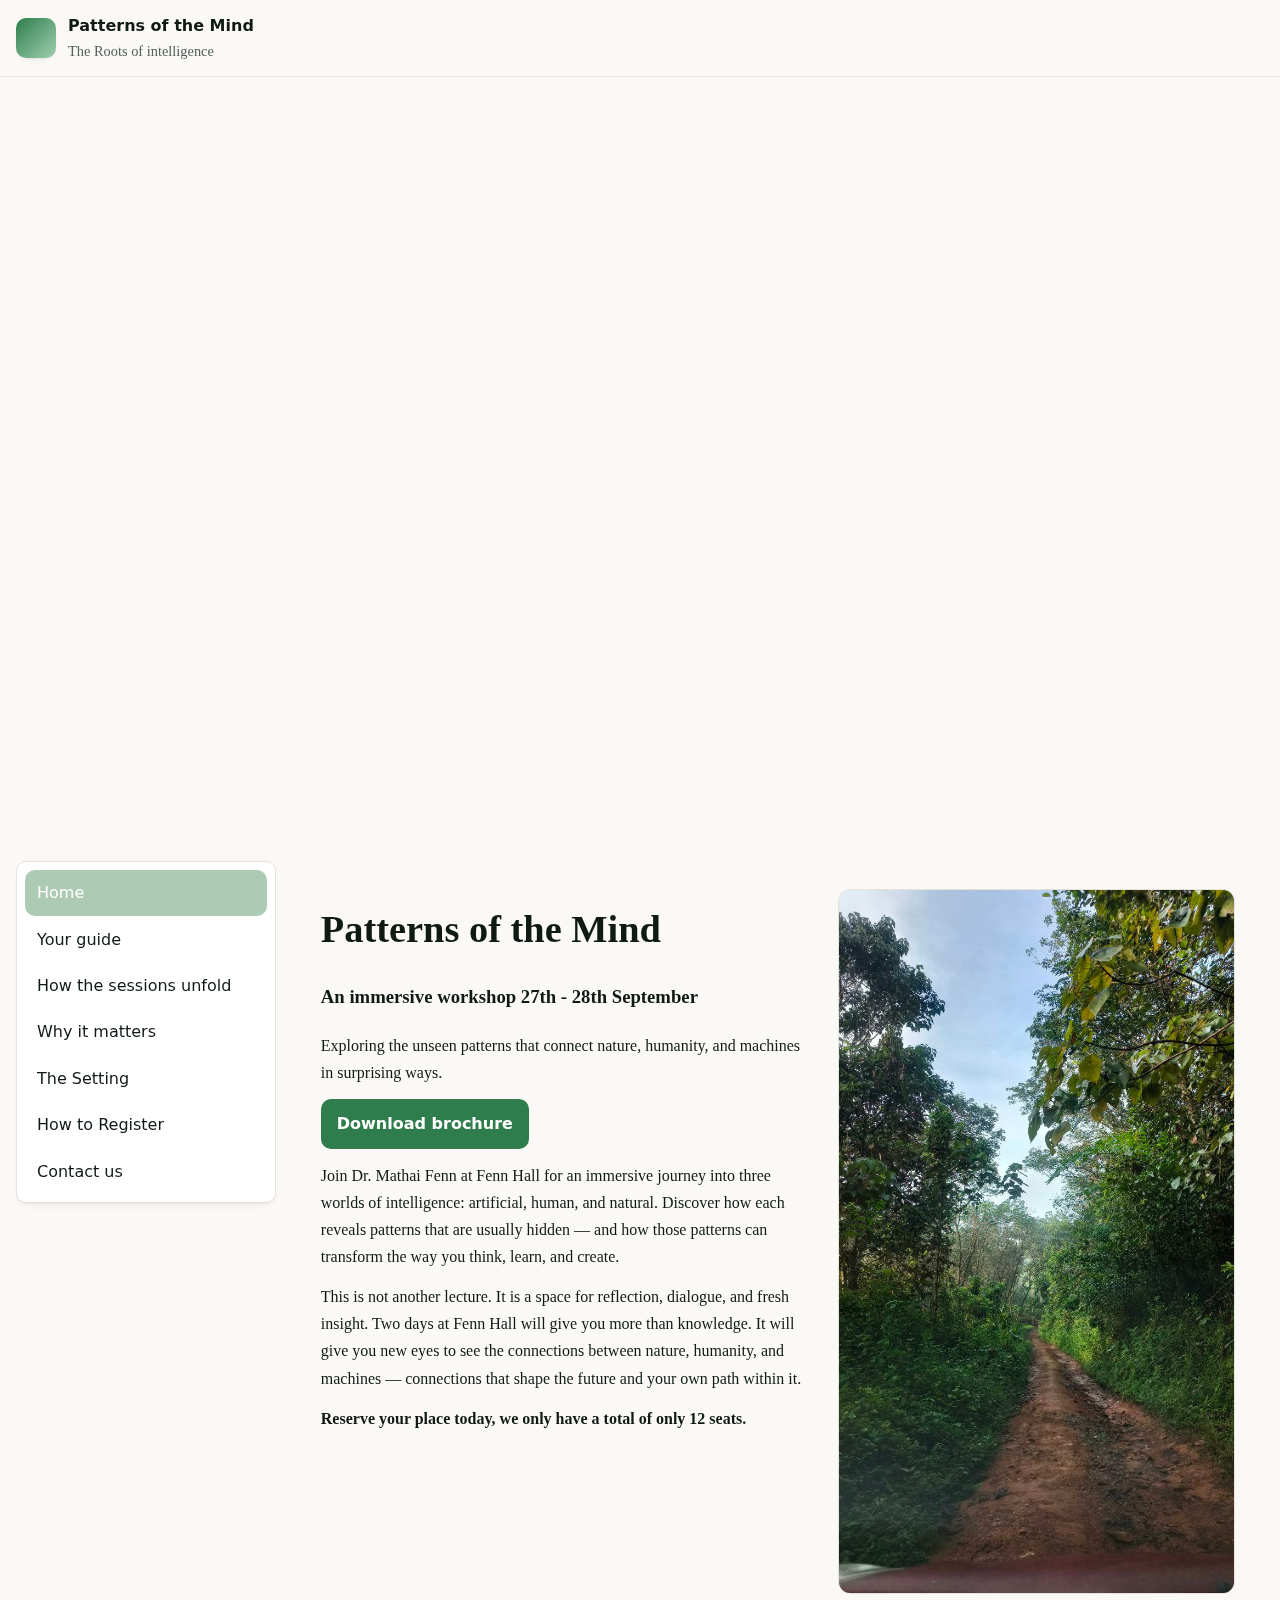
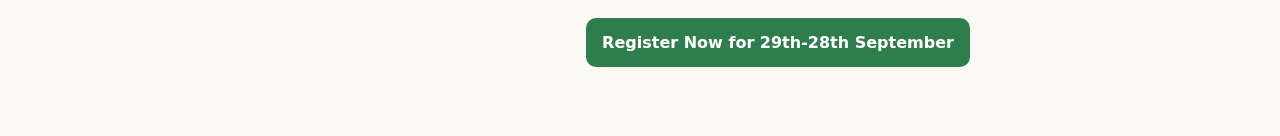
<file: index.html>
<!doctype html>
<html lang="en">
<head>
  <!-- Google Tag Manager -->
<script>(function(w,d,s,l,i){w[l]=w[l]||[];w[l].push({'gtm.start':
new Date().getTime(),event:'gtm.js'});var f=d.getElementsByTagName(s)[0],
j=d.createElement(s),dl=l!='dataLayer'?'&l='+l:'';j.async=true;j.src=
'https://www.googletagmanager.com/gtm.js?id='+i+dl;f.parentNode.insertBefore(j,f);
})(window,document,'script','dataLayer','GTM-MWG774J');</script>
<!-- End Google Tag Manager -->

  <meta charset="utf-8">
  <meta name="viewport" content="width=device-width, initial-scale=1">
  <title>Home — Patterns of the Mind</title>
  <link rel="stylesheet" href="assets/css/PoM.css">
  <link rel="stylesheet" href="assets/css/PoM.css?v=smooth1">
</head>
<body>
  <!-- Google Tag Manager (noscript) -->
<noscript><iframe src="https://www.googletagmanager.com/ns.html?id=GTM-MWG774J"
height="0" width="0" style="display:none;visibility:hidden"></iframe></noscript>
<!-- End Google Tag Manager (noscript) -->

<header class="site-header">
  <div class="brand">
    <div class="logo" aria-hidden="true"></div>
    <div class="brand-text">
      <a class="site-title" href="index.html">Patterns of the Mind</a>
      <div class="site-subtitle">The Roots of intelligence</div>
    </div>
  </div>
</header>

<div class="video-wrapper" style="position:relative;padding-top:56.25%;margin:1.5rem 0;">
  <iframe 
    src="https://www.youtube.com/embed/ah9n88GyVjQ" 
    title="Patterns of the Mind Intro Video"
    style="position:absolute;inset:0;width:100%;height:100%;border:0;" 
    allow="accelerometer; autoplay; clipboard-write; encrypted-media; gyroscope; picture-in-picture; web-share" 
    allowfullscreen>
  </iframe>
</div>

<div class="layout">
  <!-- Shared nav loader -->
  <nav class="sidebar" aria-label="Primary" id="primary-nav"></nav>
  <script>
    (async () => {
      const el = document.getElementById('primary-nav');
      try {
        const res = await fetch('partials/nav.html', {cache: 'no-store'});
        el.innerHTML = await res.text();
        const here = location.pathname.split('/').pop() || 'index.html';
        el.querySelectorAll('a').forEach(a => {
          if (a.getAttribute('href') === here) {
            a.classList.add('active');
            a.setAttribute('aria-current', 'page');
          }
        });
      } catch (e) {
        console.error('Nav load failed', e);
      }
    })();
  </script>

  <main id="main" class="content" tabindex="-1">
    <section class="section">
      <div class="twocol">
        <div class="col copy">
         <h1>Patterns of the Mind</h1>
         <h3>An immersive workshop  27th - 28th September</h3>
        <p class="lead">Exploring the unseen patterns that connect nature, humanity, and machines in surprising ways.</p>
        <p><a class="button" href="assets/pdf/PoMbro.pdf" download>Download brochure</a></p>    
          <p>Join Dr. Mathai Fenn at Fenn Hall for an immersive journey into three worlds of intelligence: artificial, human, and natural. Discover how each reveals patterns that are usually hidden — and how those patterns can transform the way you think, learn, and create.</p>
          <p>This is not another lecture. It is a space for reflection, dialogue, and fresh insight. Two days at Fenn Hall will give you more than knowledge. It will give you new eyes to see the connections between nature, humanity, and machines — connections that shape the future and your own path within it.</p>
          <p><strong> Reserve your place today, we only have a total of only 12 seats.</strong></p>
        </div>
        
        <div class="col media">
          <figure>
            <img src="assets/img/placeholder.jpg" alt="Fenn Hall ambience">
          </figure>
        </div>
      </div>
    </section>

    <div class="bottom-cta">
      <a class="button" href="register.html" target="_blank" rel="noopener">Register Now for  29th-28th September</a>
    </div>
  </main>
</div>
</body>
</html>
</file>
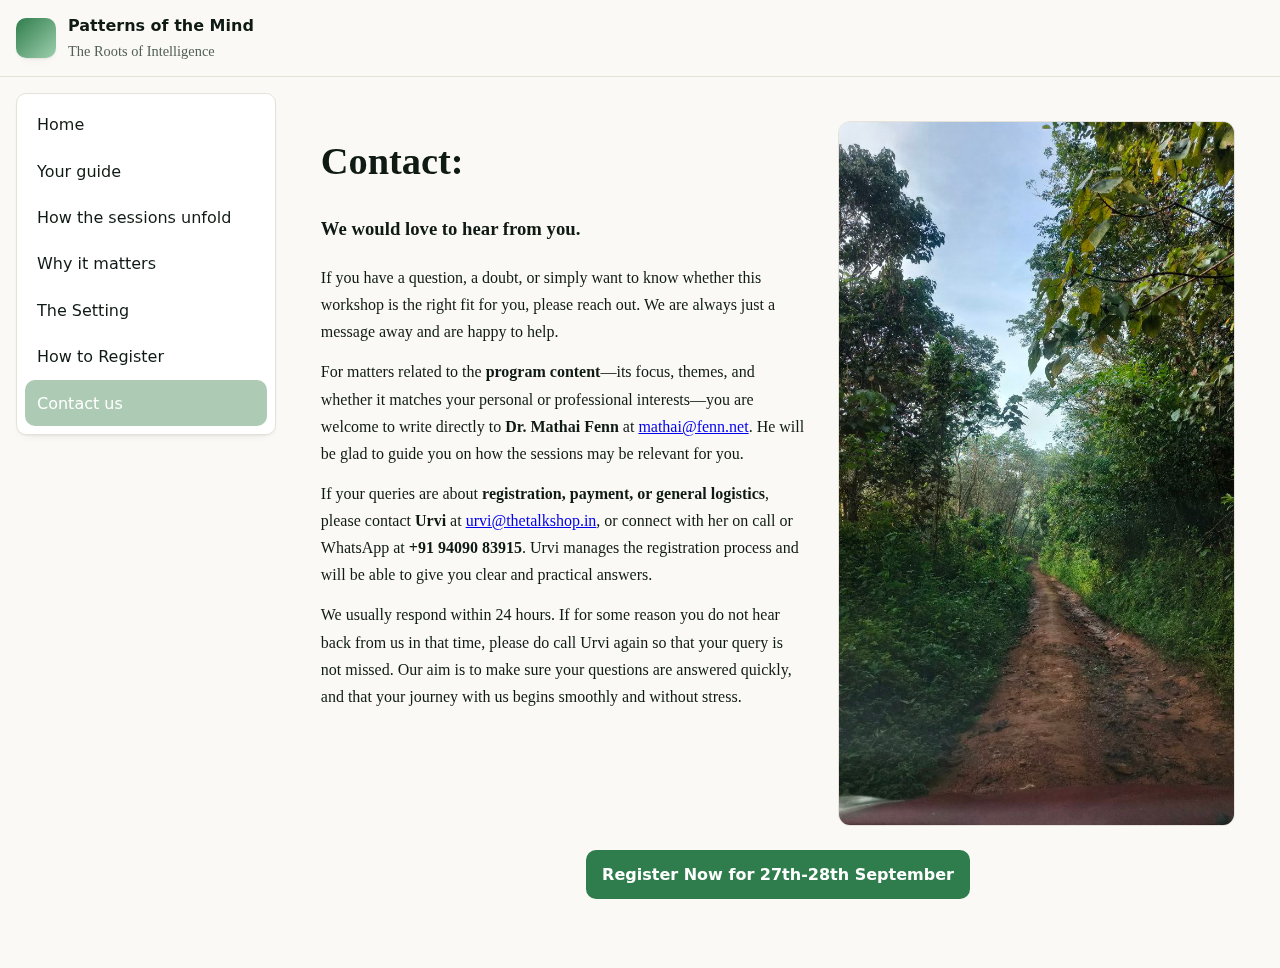
<file: contact.html>
<!doctype html>
<html lang="en">
<head>
  <meta charset="utf-8">
  <meta name="viewport" content="width=device-width, initial-scale=1">
  <link rel="preconnect" href="https://www.googletagmanager.com">

  <title>Contact us — Patterns of the Mind</title>

  <meta property="og:title" content="Contact us — Patterns of the Mind">
  <meta property="og:description" content="Contact the Patterns of the Mind team for questions about content, registration, and logistics.">
  <meta property="og:url" content="https://www.walkright.in/contact.html">
  <meta property="og:type" content="website">
  <meta property="og:image" content="https://www.walkright.in/assets/img/placeholder.jpg">
  <meta name="twitter:card" content="summary_large_image">

  <link rel="canonical" href="https://www.walkright.in/contact.html">
  <meta name="description" content="Contact the Patterns of the Mind team for questions about content, registration, and logistics.">
  <link rel="stylesheet" href="assets/css/PoM.css">
<!-- Google Tag Manager -->
<script>(function(w,d,s,l,i){w[l]=w[l]||[];w[l].push({'gtm.start':
new Date().getTime(),event:'gtm.js'});var f=d.getElementsByTagName(s)[0],
j=d.createElement(s),dl=l!='dataLayer'?'&l='+l:'';j.async=true;j.src=
'https://www.googletagmanager.com/gtm.js?id='+i+dl;f.parentNode.insertBefore(j,f);
})(window,document,'script','dataLayer','GTM-MWG774J');</script>
<!-- End Google Tag Manager -->

<script type="application/ld+json">
{
  "@context": "https://schema.org",
  "@type": "Organization",
  "name": "WalkRight",
  "url": "https://www.walkright.in/",
  "contactPoint": [{
    "@type": "ContactPoint",
    "contactType": "customer support",
    "email": "urvi@thetalkshop.in",
    "telephone": "+91 94090 83915",
    "areaServed": "IN"
  }]
}
</script>

</head>
<body>
<noscript><iframe src="https://www.googletagmanager.com/ns.html?id=GTM-MWG774J"
height="0" width="0" style="display:none;visibility:hidden" loading="lazy"></iframe></noscript>

<header class="site-header">
  <div class="brand">
    <div class="logo" aria-hidden="true"></div>
    <div class="brand-text">
      <a class="site-title" href="index.html">Patterns of the Mind</a>
      <div class="site-subtitle">The Roots of Intelligence</div>
    </div>
  </div>
</header>

<div class="layout">
  <!-- Shared nav loader -->
  <nav class="sidebar" aria-label="Primary" id="primary-nav"></nav>
  <script>
    (async () => {
      const el = document.getElementById('primary-nav');
      try {
        const res = await fetch('partials/nav.html', {cache: 'no-store'});
        el.innerHTML = await res.text();
        const here = location.pathname.split('/').pop() || 'index.html';
        el.querySelectorAll('a').forEach(a => {
          if (a.getAttribute('href') === here) {
            a.classList.add('active');
            a.setAttribute('aria-current', 'page');
          }
        });
      } catch (e) {
        console.error('Nav load failed', e);
      }
    })();
  </script>

  <main id="main" class="content" tabindex="-1">
<section class="section">
  <div class="twocol">
    <div class="col copy">
    <h1>Contact:</h1>
      <h3>We would love to hear from you.</h3>
<p>If you have a question, a doubt, or simply want to know whether this workshop is the right fit for you, please reach out. We are always just a message away and are happy to help.</p>
<p>For matters related to the <strong>program content</strong>—its focus, themes, and whether it matches your personal or professional interests—you are welcome to write directly to <strong>Dr. Mathai Fenn</strong> at <a href="mailto:mathai@fenn.net">mathai@fenn.net</a>. He will be glad to guide you on how the sessions may be relevant for you.</p>
<p>If your queries are about <strong>registration, payment, or general logistics</strong>, please contact <strong>Urvi</strong> at <a href="mailto:urvi@thetalkshop.in">urvi@thetalkshop.in</a>, or connect with her on call or WhatsApp at <strong>+91 94090 83915</strong>. Urvi manages the registration process and will be able to give you clear and practical answers.</p>
<p>We usually respond within 24 hours. If for some reason you do not hear back from us in that time, please do call Urvi again so that your query is not missed. Our aim is to make sure your questions are answered quickly, and that your journey with us begins smoothly and without stress.</p>
    </div>
    <div class="col media">
      <figure>
        <img src="assets/img/placeholder.jpg" alt="Contact information" loading="lazy" decoding="async">
      </figure>
    </div>
  </div>
</section>
     <div class="bottom-cta">
      <a class="button" href="register.html" target="_blank" rel="noopener">Register Now for  27th-28th September</a>
    </div>
  </main>
</div>
</body>
</html]
</file>
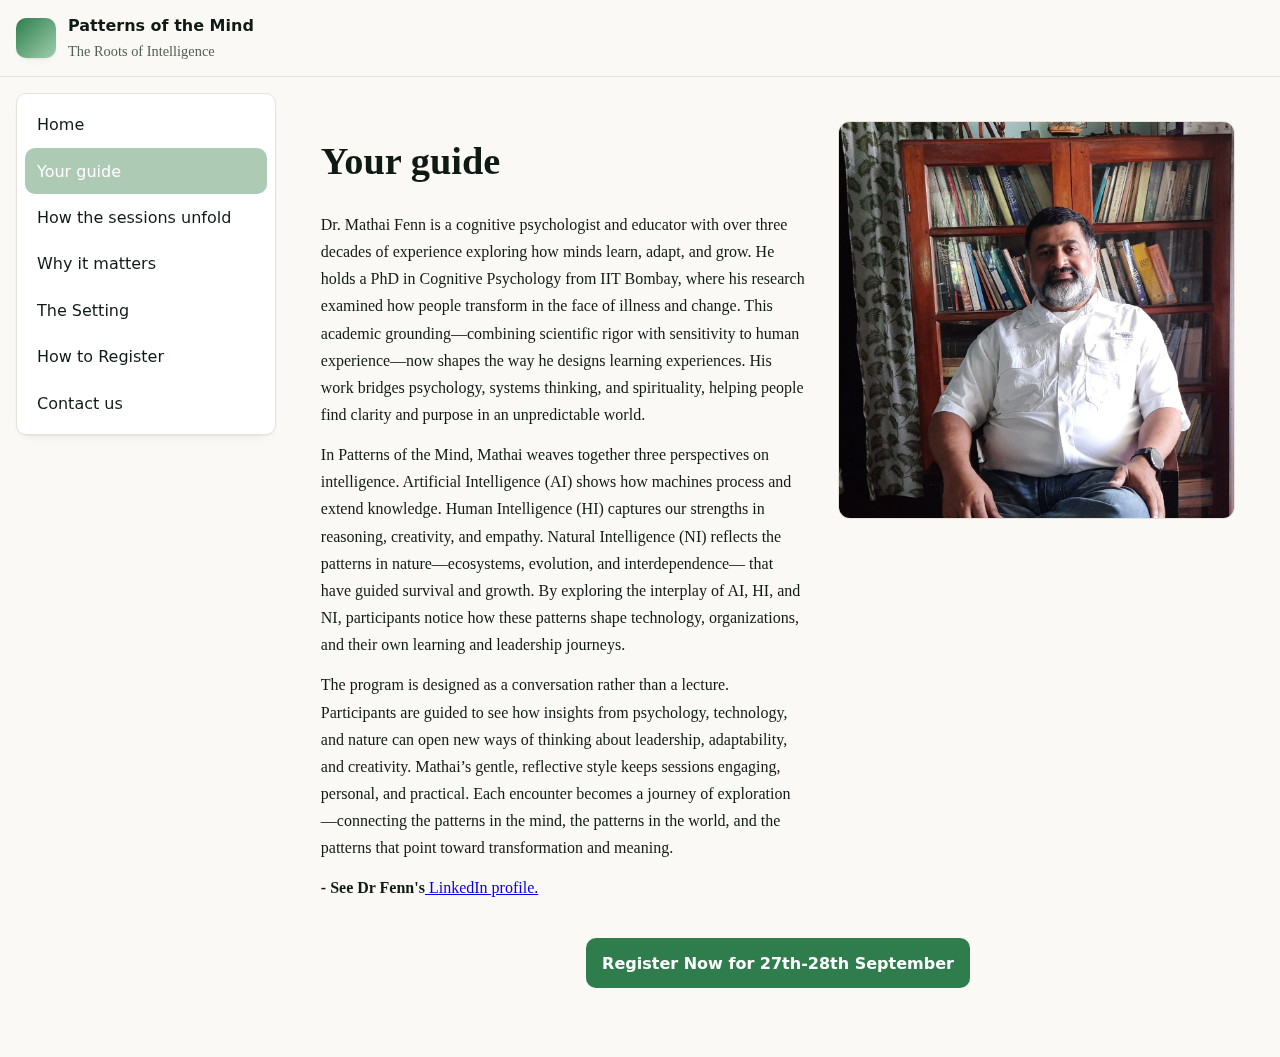
<file: guide.html>
<!doctype html>
<html lang="en">
<head>
  <meta charset="utf-8">
  <meta name="viewport" content="width=device-width, initial-scale=1">
  <link rel="preconnect" href="https://www.googletagmanager.com">

  <title>Your guide — Patterns of the Mind</title>

  <meta property="og:title" content="Your guide — Patterns of the Mind">
  <meta property="og:description" content="Meet Dr. Mathai Fenn — cognitive psychologist and educator — and learn how the workshop blends psychology, systems, and AI.">
  <meta property="og:url" content="https://www.walkright.in/guide.html">
  <meta property="og:type" content="website">
  <meta property="og:image" content="https://www.walkright.in/assets/img/guide.jpg">
  <meta name="twitter:card" content="summary_large_image">

  <link rel="canonical" href="https://www.walkright.in/guide.html">
  <meta name="description" content="Meet Dr. Mathai Fenn — cognitive psychologist and educator — and learn how the workshop blends psychology, systems, and AI.">
  <link rel="stylesheet" href="assets/css/PoM.css">
<!-- Google Tag Manager -->
<script>(function(w,d,s,l,i){w[l]=w[l]||[];w[l].push({'gtm.start':
new Date().getTime(),event:'gtm.js'});var f=d.getElementsByTagName(s)[0],
j=d.createElement(s),dl=l!='dataLayer'?'&l='+l:'';j.async=true;j.src=
'https://www.googletagmanager.com/gtm.js?id='+i+dl;f.parentNode.insertBefore(j,f);
})(window,document,'script','dataLayer','GTM-MWG774J');</script>
<!-- End Google Tag Manager -->
</head>
<body>
<noscript><iframe src="https://www.googletagmanager.com/ns.html?id=GTM-MWG774J"
height="0" width="0" style="display:none;visibility:hidden" loading="lazy"></iframe></noscript>

<header class="site-header">
  <div class="brand">
    <div class="logo" aria-hidden="true"></div>
    <div class="brand-text">
      <a class="site-title" href="index.html">Patterns of the Mind</a>
      <div class="site-subtitle">The Roots of Intelligence</div>
    </div>
  </div>
</header>

<div class="layout">
  <!-- Shared nav loader -->
  <nav class="sidebar" aria-label="Primary" id="primary-nav"></nav>
  <script>
    (async () => {
      const el = document.getElementById('primary-nav');
      try {
        const res = await fetch('partials/nav.html', {cache: 'no-store'});
        el.innerHTML = await res.text();
        const here = location.pathname.split('/').pop() || 'index.html';
        el.querySelectorAll('a').forEach(a => {
          if (a.getAttribute('href') === here) {
            a.classList.add('active');
            a.setAttribute('aria-current', 'page');
          }
        });
      } catch (e) {
        console.error('Nav load failed', e);
      }
    })();
  </script>

  <main id="main" class="content" tabindex="-1">
<section class="section">
  <div class="twocol">
    <div class="col copy">
      <h1>Your guide</h1>
<p>Dr. Mathai Fenn is a cognitive psychologist and educator with over three decades of experience exploring how minds learn, adapt, and grow. He holds a PhD in Cognitive Psychology from IIT Bombay, where his research examined how people transform in the face of illness and change. This academic grounding—combining scientific rigor with sensitivity to human experience—now shapes the way he designs learning experiences. His work bridges psychology, systems thinking, and spirituality, helping people find clarity and purpose in an unpredictable world.</p>
<p>In Patterns of the Mind, Mathai weaves together three perspectives on intelligence. Artificial Intelligence (AI) shows how machines process and extend knowledge. Human Intelligence (HI) captures our strengths in reasoning, creativity, and empathy. Natural Intelligence (NI) reflects the patterns in nature—ecosystems, evolution, and interdependence— that have guided survival and growth. By exploring the interplay of AI, HI, and NI, participants notice how these patterns shape technology, organizations, and their own learning and leadership journeys.</p>
<p>The program is designed as a conversation rather than a lecture. Participants are guided to see how insights from psychology, technology, and nature can open new ways of thinking about leadership, adaptability, and creativity. Mathai’s gentle, reflective style keeps sessions engaging, personal, and practical. Each encounter becomes a journey of exploration—connecting the patterns in the mind, the patterns in the world, and the patterns that point toward transformation and meaning.</p>
<p><strong> - See Dr Fenn's</strong><a href="https://www.linkedin.com/in/mathaifenn" target="_blank" rel="noopener">  LinkedIn profile.</a></p>
    </div>
    <div class="col media">
      <figure>
        <img src="assets/img/guide.jpg" alt="Portrait of Dr. Mathai Fenn" loading="lazy" decoding="async">
      </figure>
    </div>
  </div>
</section>
<div class="bottom-cta">
      <a class="button" href="register.html" target="_blank" rel="noopener">Register Now for  27th-28th September</a>
    </div>
  </main>
</div>
</body>
</html>
</file>
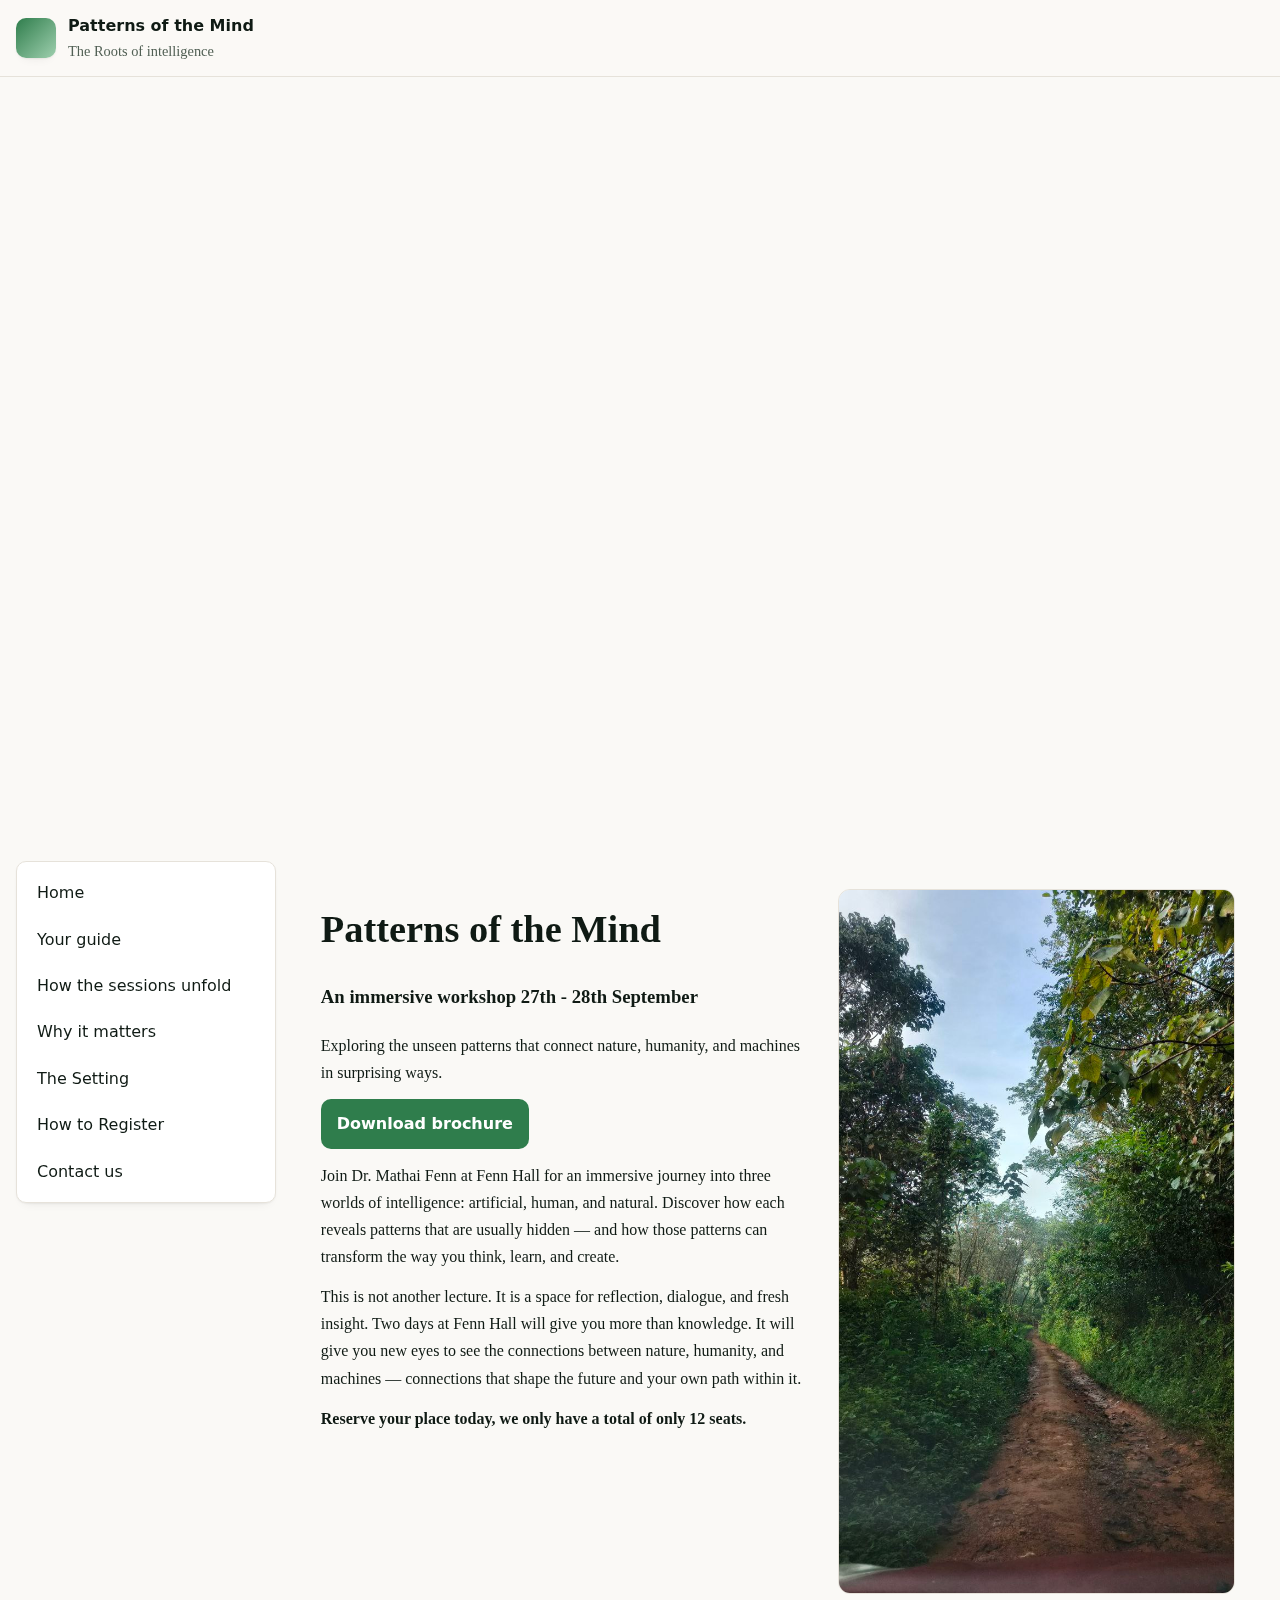
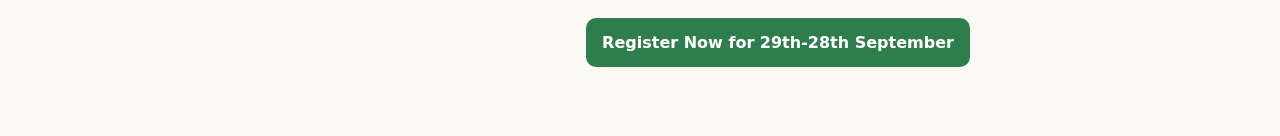
<file: inded.html>
<!doctype html>
<html lang="en">
<head>
  <!-- Google Tag Manager -->
<script>(function(w,d,s,l,i){w[l]=w[l]||[];w[l].push({'gtm.start':
new Date().getTime(),event:'gtm.js'});var f=d.getElementsByTagName(s)[0],
j=d.createElement(s),dl=l!='dataLayer'?'&l='+l:'';j.async=true;j.src=
'https://www.googletagmanager.com/gtm.js?id='+i+dl;f.parentNode.insertBefore(j,f);
})(window,document,'script','dataLayer','GTM-MWG774J');</script>
<!-- End Google Tag Manager -->

  <meta charset="utf-8">
  <meta name="viewport" content="width=device-width, initial-scale=1">
  <title>Home — Patterns of the Mind</title>
  <link rel="stylesheet" href="assets/css/PoM.css">
  <link rel="stylesheet" href="assets/css/PoM.css?v=smooth1">
</head>
<body>
  <!-- Google Tag Manager (noscript) -->
<noscript><iframe src="https://www.googletagmanager.com/ns.html?id=GTM-MWG774J"
height="0" width="0" style="display:none;visibility:hidden"></iframe></noscript>
<!-- End Google Tag Manager (noscript) -->

<header class="site-header">
  <div class="brand">
    <div class="logo" aria-hidden="true"></div>
    <div class="brand-text">
      <a class="site-title" href="index.html">Patterns of the Mind</a>
      <div class="site-subtitle">The Roots of intelligence</div>
    </div>
  </div>
</header>

<div class="video-wrapper" style="position:relative;padding-top:56.25%;margin:1.5rem 0;">
  <iframe 
    src="https://www.youtube.com/embed/rvQ2Lwd-9QM" 
    title="Patterns of the Mind Video"
    style="position:absolute;inset:0;width:100%;height:100%;border:0;" 
    allow="accelerometer; autoplay; clipboard-write; encrypted-media; gyroscope; picture-in-picture; web-share" 
    allowfullscreen>
  </iframe>
</div>

<div class="layout">
  <!-- Shared nav loader -->
  <nav class="sidebar" aria-label="Primary" id="primary-nav"></nav>
  <script>
    (async () => {
      const el = document.getElementById('primary-nav');
      try {
        const res = await fetch('partials/nav.html', {cache: 'no-store'});
        el.innerHTML = await res.text();
        const here = location.pathname.split('/').pop() || 'index.html';
        el.querySelectorAll('a').forEach(a => {
          if (a.getAttribute('href') === here) {
            a.classList.add('active');
            a.setAttribute('aria-current', 'page');
          }
        });
      } catch (e) {
        console.error('Nav load failed', e);
      }
    })();
  </script>

  <main id="main" class="content" tabindex="-1">
    <section class="section">
      <div class="twocol">
        <div class="col copy">
         <h1>Patterns of the Mind</h1>
         <h3>An immersive workshop  27th - 28th September</h3>
        <p class="lead">Exploring the unseen patterns that connect nature, humanity, and machines in surprising ways.</p>
        <p><a class="button" href="assets/pdf/PoMbro.pdf" download>Download brochure</a></p>    
          <p>Join Dr. Mathai Fenn at Fenn Hall for an immersive journey into three worlds of intelligence: artificial, human, and natural. Discover how each reveals patterns that are usually hidden — and how those patterns can transform the way you think, learn, and create.</p>
          <p>This is not another lecture. It is a space for reflection, dialogue, and fresh insight. Two days at Fenn Hall will give you more than knowledge. It will give you new eyes to see the connections between nature, humanity, and machines — connections that shape the future and your own path within it.</p>
          <p><strong> Reserve your place today, we only have a total of only 12 seats.</strong></p>
        </div>
        
        <div class="col media">
          <figure>
            <img src="assets/img/placeholder.jpg" alt="Fenn Hall ambience">
          </figure>
        </div>
      </div>
    </section>

    <div class="bottom-cta">
      <a class="button" href="register.html" target="_blank" rel="noopener">Register Now for  29th-28th September</a>
    </div>
  </main>
</div>
</body>
</html>
</file>
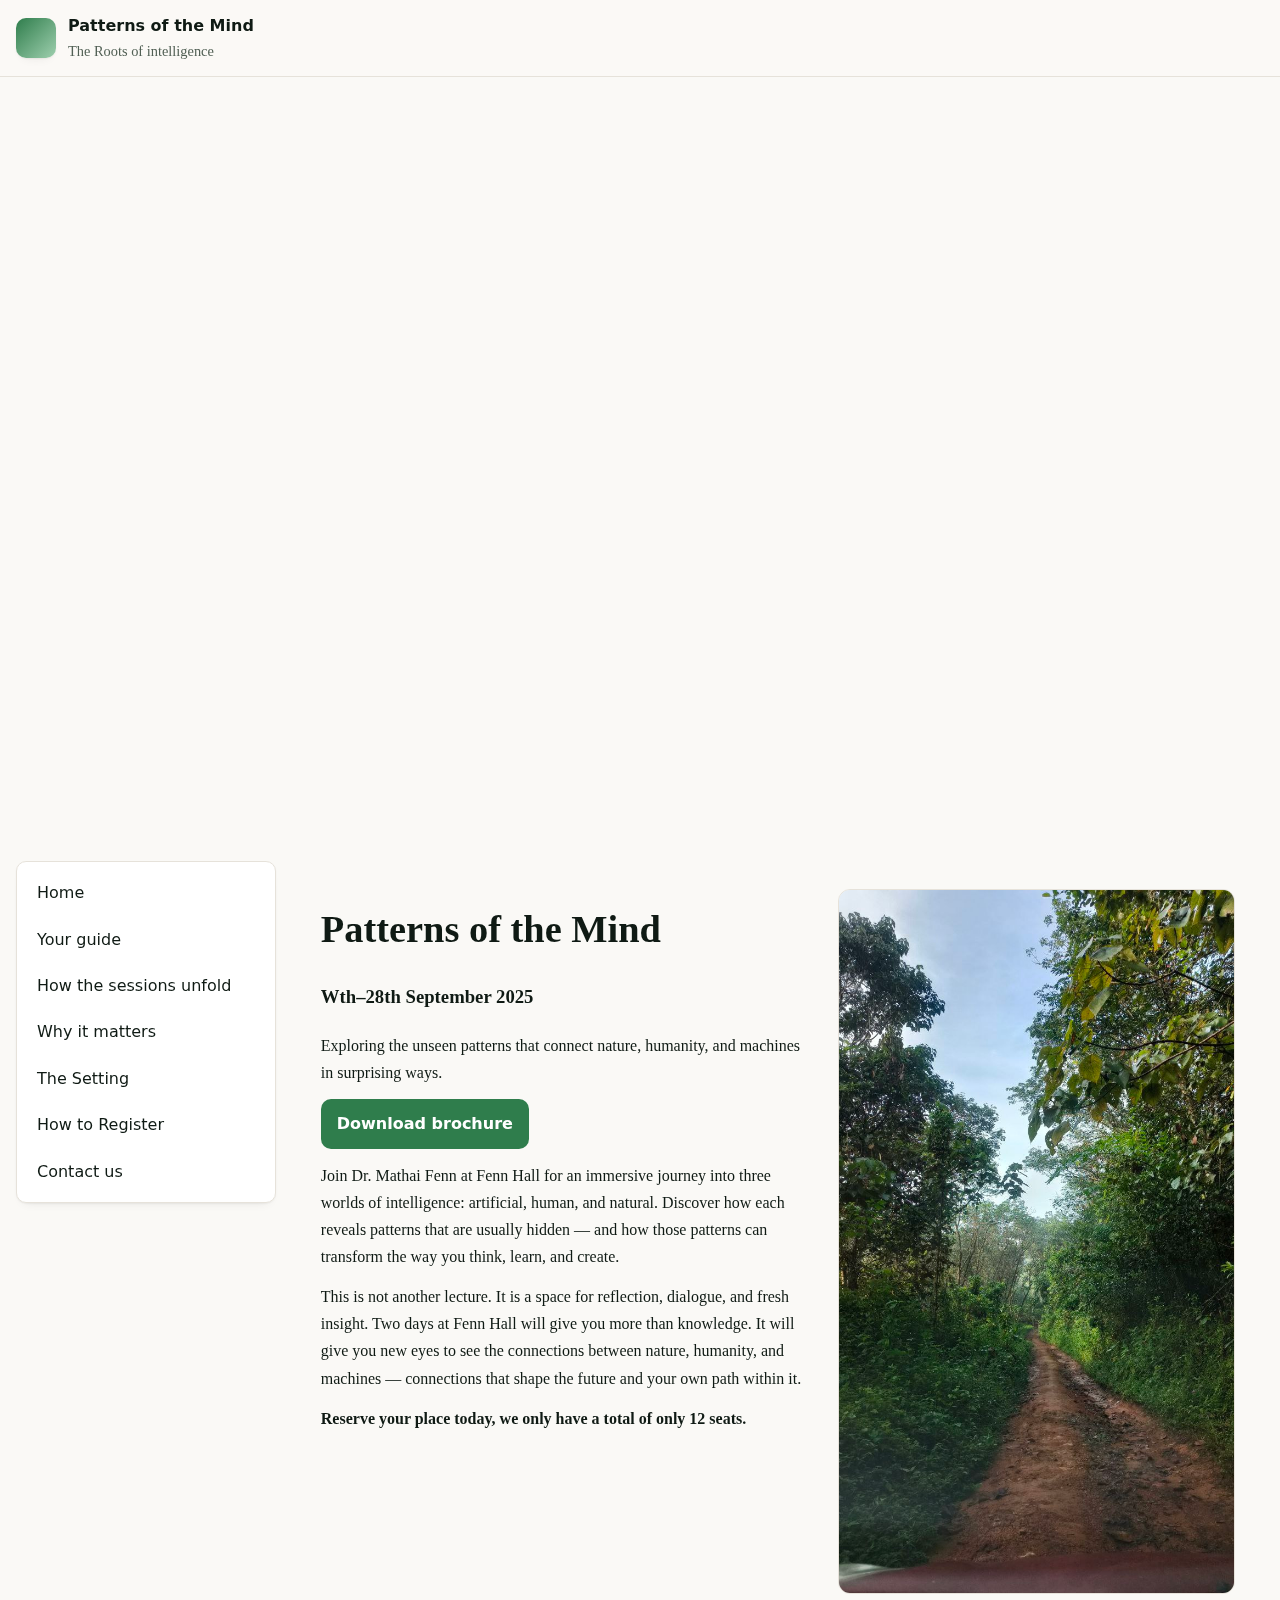
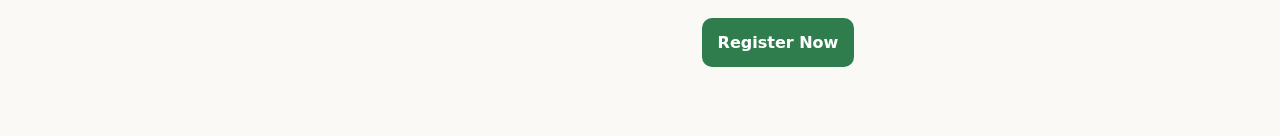
<file: indexbak.html>
<!doctype html>
<html lang="en">
<head>
  <!-- Google Tag Manager -->
<script>(function(w,d,s,l,i){w[l]=w[l]||[];w[l].push({'gtm.start':
new Date().getTime(),event:'gtm.js'});var f=d.getElementsByTagName(s)[0],
j=d.createElement(s),dl=l!='dataLayer'?'&l='+l:'';j.async=true;j.src=
'https://www.googletagmanager.com/gtm.js?id='+i+dl;f.parentNode.insertBefore(j,f);
})(window,document,'script','dataLayer','GTM-MWG774J');</script>
<!-- End Google Tag Manager -->

  <meta charset="utf-8">
  <meta name="viewport" content="width=device-width, initial-scale=1">
  <title>Home — Patterns of the Mind</title>
  <link rel="stylesheet" href="assets/css/PoM.css">
</head>
<body>
  <!-- Google Tag Manager (noscript) -->
<noscript><iframe src="https://www.googletagmanager.com/ns.html?id=GTM-MWG774J"
height="0" width="0" style="display:none;visibility:hidden"></iframe></noscript>
<!-- End Google Tag Manager (noscript) -->

<header class="site-header">
  <div class="brand">
    <div class="logo" aria-hidden="true"></div>
    <div class="brand-text">
      <a class="site-title" href="index.html">Patterns of the Mind</a>
      <div class="site-subtitle">The Roots of intelligence</div>
    </div>
  </div>
</header>

<div class="video-wrapper" style="position:relative;padding-top:56.25%;margin:1.5rem 0;">
  <iframe 
    src="https://www.youtube.com/embed/ah9n88GyVjQ" 
    title="Patterns of the Mind Intro Video"
    style="position:absolute;inset:0;width:100%;height:100%;border:0;" 
    allow="accelerometer; autoplay; clipboard-write; encrypted-media; gyroscope; picture-in-picture; web-share" 
    allowfullscreen>
  </iframe>
</div>

<div class="layout">
  <!-- Shared nav loader -->
  <nav class="sidebar" aria-label="Primary" id="primary-nav"></nav>
  <script>
    (async () => {
      const el = document.getElementById('primary-nav');
      try {
        const res = await fetch('partials/nav.html', {cache: 'no-store'});
        el.innerHTML = await res.text();
        const here = location.pathname.split('/').pop() || 'index.html';
        el.querySelectorAll('a').forEach(a => {
          if (a.getAttribute('href') === here) {
            a.classList.add('active');
            a.setAttribute('aria-current', 'page');
          }
        });
      } catch (e) {
        console.error('Nav load failed', e);
      }
    })();
  </script>

  <main id="main" class="content" tabindex="-1">
    <section class="section">
      <div class="twocol">
        <div class="col copy">
         <h1>Patterns of the Mind</h1>
         <h3>Wth–28th September 2025</h3>
        <p class="lead">Exploring the unseen patterns that connect nature, humanity, and machines in surprising ways.</p>
        <p><a class="button" href="assets/pdf/PoMbro.pdf" download>Download brochure</a></p>    
          <p>Join Dr. Mathai Fenn at Fenn Hall for an immersive journey into three worlds of intelligence: artificial, human, and natural. Discover how each reveals patterns that are usually hidden — and how those patterns can transform the way you think, learn, and create.</p>
          <p>This is not another lecture. It is a space for reflection, dialogue, and fresh insight. Two days at Fenn Hall will give you more than knowledge. It will give you new eyes to see the connections between nature, humanity, and machines — connections that shape the future and your own path within it.</p>
          <p><strong> Reserve your place today, we only have a total of only 12 seats.</strong></p>
        </div>
        
        <div class="col media">
          <figure>
            <img src="assets/img/placeholder.jpg" alt="Fenn Hall ambience">
          </figure>
        </div>
      </div>
    </section>

    <div class="bottom-cta">
      <a class="button" href="register.html" target="_blank" rel="noopener">Register Now</a>
    </div>
  </main>
</div>
</body>
</html>
</file>
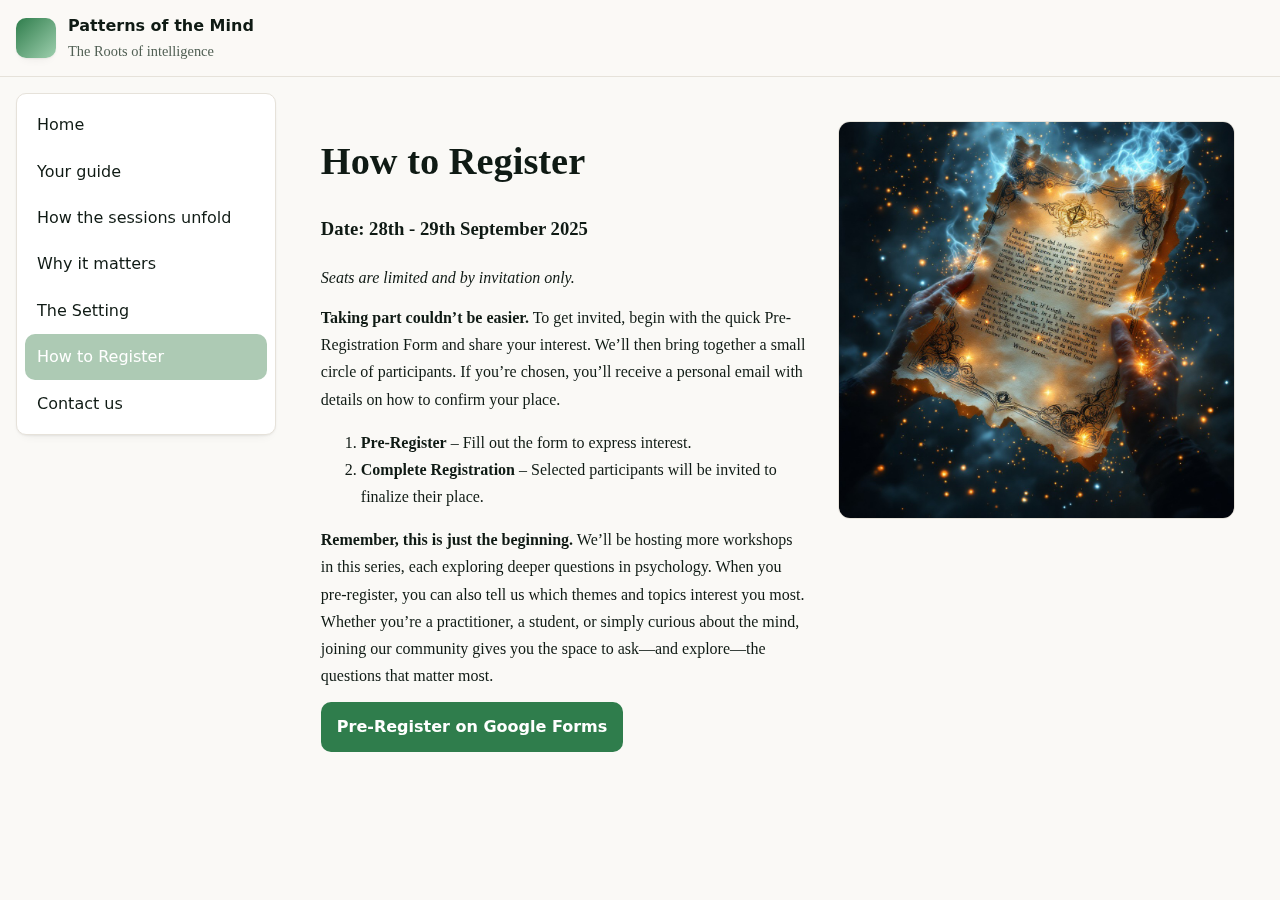
<file: register.html>
<!doctype html>
<html lang="en">
<head>
  <meta charset="utf-8">
  <meta name="viewport" content="width=device-width, initial-scale=1">
  <title>How to Register — Patterns of the Mind</title>
  <link rel="stylesheet" href="assets/css/PoM.css">
<!-- Google Tag Manager -->
<script>(function(w,d,s,l,i){w[l]=w[l]||[];w[l].push({'gtm.start':
new Date().getTime(),event:'gtm.js'});var f=d.getElementsByTagName(s)[0],
j=d.createElement(s),dl=l!='dataLayer'?'&l='+l:'';j.async=true;j.src=
'https://www.googletagmanager.com/gtm.js?id='+i+dl;f.parentNode.insertBefore(j,f);
})(window,document,'script','dataLayer','GTM-MWG774J');</script>
<!-- End Google Tag Manager -->
</head>
<body>
<noscript><iframe src="https://www.googletagmanager.com/ns.html?id=GTM-MWG774J"
height="0" width="0" style="display:none;visibility:hidden"></iframe></noscript>

<header class="site-header">
  <div class="brand">
    <div class="logo" aria-hidden="true"></div>
    <div class="brand-text">
      <a class="site-title" href="index.html">Patterns of the Mind</a>
      <div class="site-subtitle">The Roots of intelligence</div>
    </div>
  </div>
</header>

<div class="layout">
  <!-- Shared nav loader -->
  <nav class="sidebar" aria-label="Primary" id="primary-nav"></nav>
  <script>
    (async () => {
      const el = document.getElementById('primary-nav');
      try {
        const res = await fetch('partials/nav.html', {cache: 'no-store'});
        el.innerHTML = await res.text();
        const here = location.pathname.split('/').pop() || 'index.html';
        el.querySelectorAll('a').forEach(a => {
          if (a.getAttribute('href') === here) {
            a.classList.add('active');
            a.setAttribute('aria-current', 'page');
          }
        });
      } catch (e) {
        console.error('Nav load failed', e);
      }
    })();
  </script>

  <main id="main" class="content" tabindex="-1">
<section class="section">
  <div class="twocol">
    <div class="col copy">
      <h1>How to Register</h1>
    <h3>Date: 28th - 29th September 2025</h3>
   <p><em>Seats are limited and by invitation only.</em></p>
<p><strong>Taking part couldn’t be easier.</strong> To get invited, begin with the quick Pre-Registration Form and share your interest. We’ll then bring together a small circle of participants. If you’re chosen, you’ll receive a personal email with details on how to confirm your place.</p>
<ol>
  <li><strong>Pre-Register</strong> – Fill out the form to express interest.</li>
  <li><strong>Complete Registration</strong> – Selected participants will be invited to finalize their place.</li>
</ol>
<p><strong>Remember, this is just the beginning.</strong> We’ll be hosting more workshops in this series, each exploring deeper questions in psychology. When you pre-register, you can also tell us which themes and topics interest you most. Whether you’re a practitioner, a student, or simply curious about the mind, joining our community gives you the space to ask—and explore—the questions that matter most.</p>
<p><a class="button" href="https://forms.gle/eVheCv5vvMR2dTB37" target="_blank" rel="noopener">Pre‑Register on Google Forms</a></p>
</div>
    <div class="col media">
      <figure>
        <img src="assets/img/register.jpg" alt="Registration and selection process">
      </figure>
    </div>
  </div>
</section>
  </main>
</div>
</body>
</html>
</file>
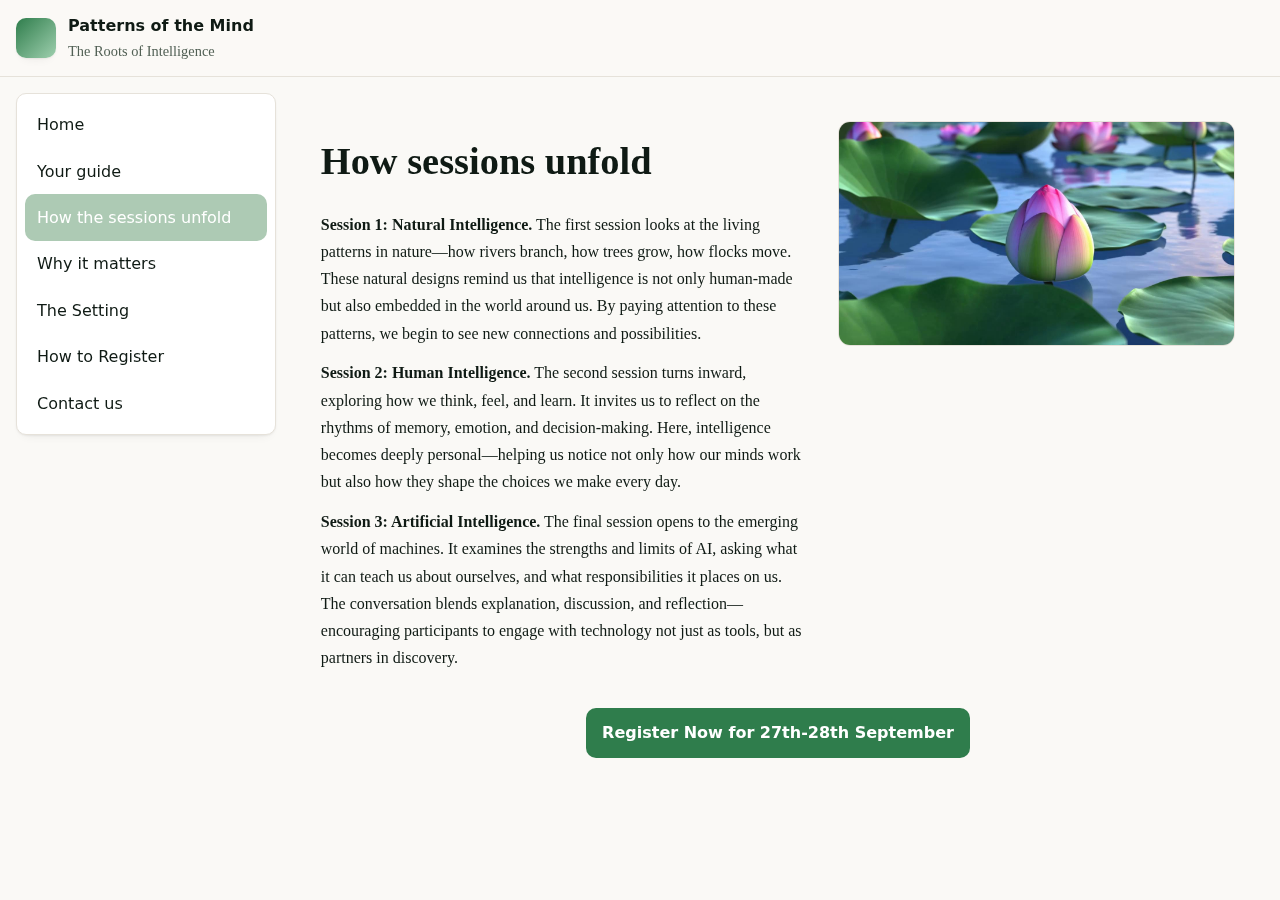
<file: sessions.html>
<!doctype html>
<html lang="en">
<head>
  <meta charset="utf-8">
  <meta name="viewport" content="width=device-width, initial-scale=1">
  <link rel="preconnect" href="https://www.googletagmanager.com">

  <title>How the sessions unfold — Patterns of the Mind</title>

  <meta property="og:title" content="How the sessions unfold — Patterns of the Mind">
  <meta property="og:description" content="See how the three sessions unfold: Natural Intelligence, Human Intelligence, and Artificial Intelligence.">
  <meta property="og:url" content="https://www.walkright.in/sessions.html">
  <meta property="og:type" content="website">
  <meta property="og:image" content="https://www.walkright.in/assets/img/sessions.jpg">
  <meta name="twitter:card" content="summary_large_image">

  <link rel="canonical" href="https://www.walkright.in/sessions.html">
  <meta name="description" content="See how the three sessions unfold: Natural Intelligence, Human Intelligence, and Artificial Intelligence.">
  <link rel="stylesheet" href="assets/css/PoM.css">
<!-- Google Tag Manager -->
<script>(function(w,d,s,l,i){w[l]=w[l]||[];w[l].push({'gtm.start':
new Date().getTime(),event:'gtm.js'});var f=d.getElementsByTagName(s)[0],
j=d.createElement(s),dl=l!='dataLayer'?'&l='+l:'';j.async=true;j.src=
'https://www.googletagmanager.com/gtm.js?id='+i+dl;f.parentNode.insertBefore(j,f);
})(window,document,'script','dataLayer','GTM-MWG774J');</script>
<!-- End Google Tag Manager -->
</head>
<body>
<noscript><iframe src="https://www.googletagmanager.com/ns.html?id=GTM-MWG774J"
height="0" width="0" style="display:none;visibility:hidden" loading="lazy"></iframe></noscript>

<header class="site-header">
  <div class="brand">
    <div class="logo" aria-hidden="true"></div>
    <div class="brand-text">
      <a class="site-title" href="index.html">Patterns of the Mind</a>
      <div class="site-subtitle">The Roots of Intelligence</div>
    </div>
  </div>
</header>

<div class="layout">
  <!-- Shared nav loader -->
  <nav class="sidebar" aria-label="Primary" id="primary-nav"></nav>
  <script>
    (async () => {
      const el = document.getElementById('primary-nav');
      try {
        const res = await fetch('partials/nav.html', {cache: 'no-store'});
        el.innerHTML = await res.text();
        const here = location.pathname.split('/').pop() || 'index.html';
        el.querySelectorAll('a').forEach(a => {
          if (a.getAttribute('href') === here) {
            a.classList.add('active');
            a.setAttribute('aria-current', 'page');
          }
        });
      } catch (e) {
        console.error('Nav load failed', e);
      }
    })();
  </script>

  <main id="main" class="content" tabindex="-1">
<section class="section">
  <div class="twocol">
    <div class="col copy">
      <h1>How sessions unfold</h1>
<p><strong>Session 1: Natural Intelligence.</strong> The first session looks at the living patterns in nature—how rivers branch, how trees grow, how flocks move. These natural designs remind us that intelligence is not only human-made but also embedded in the world around us. By paying attention to these patterns, we begin to see new connections and possibilities.</p>
<p><strong>Session 2: Human Intelligence.</strong> The second session turns inward, exploring how we think, feel, and learn. It invites us to reflect on the rhythms of memory, emotion, and decision-making. Here, intelligence becomes deeply personal—helping us notice not only how our minds work but also how they shape the choices we make every day.</p>
<p><strong>Session 3: Artificial Intelligence.</strong> The final session opens to the emerging world of machines. It examines the strengths and limits of AI, asking what it can teach us about ourselves, and what responsibilities it places on us. The conversation blends explanation, discussion, and reflection—encouraging participants to engage with technology not just as tools, but as partners in discovery.</p>
    </div>
    <div class="col media">
      <figure>
        <img src="assets/img/sessions.jpg" alt="Portrait of Dr. Mathai Fenn" loading="lazy" decoding="async">
      </figure>
    </div>
  </div>
</section>
<div class="bottom-cta">
      <a class="button" href="register.html" target="_blank" rel="noopener">Register Now for  27th-28th September</a>
    </div>
  </main>
</div>
</body>
</html>
</file>
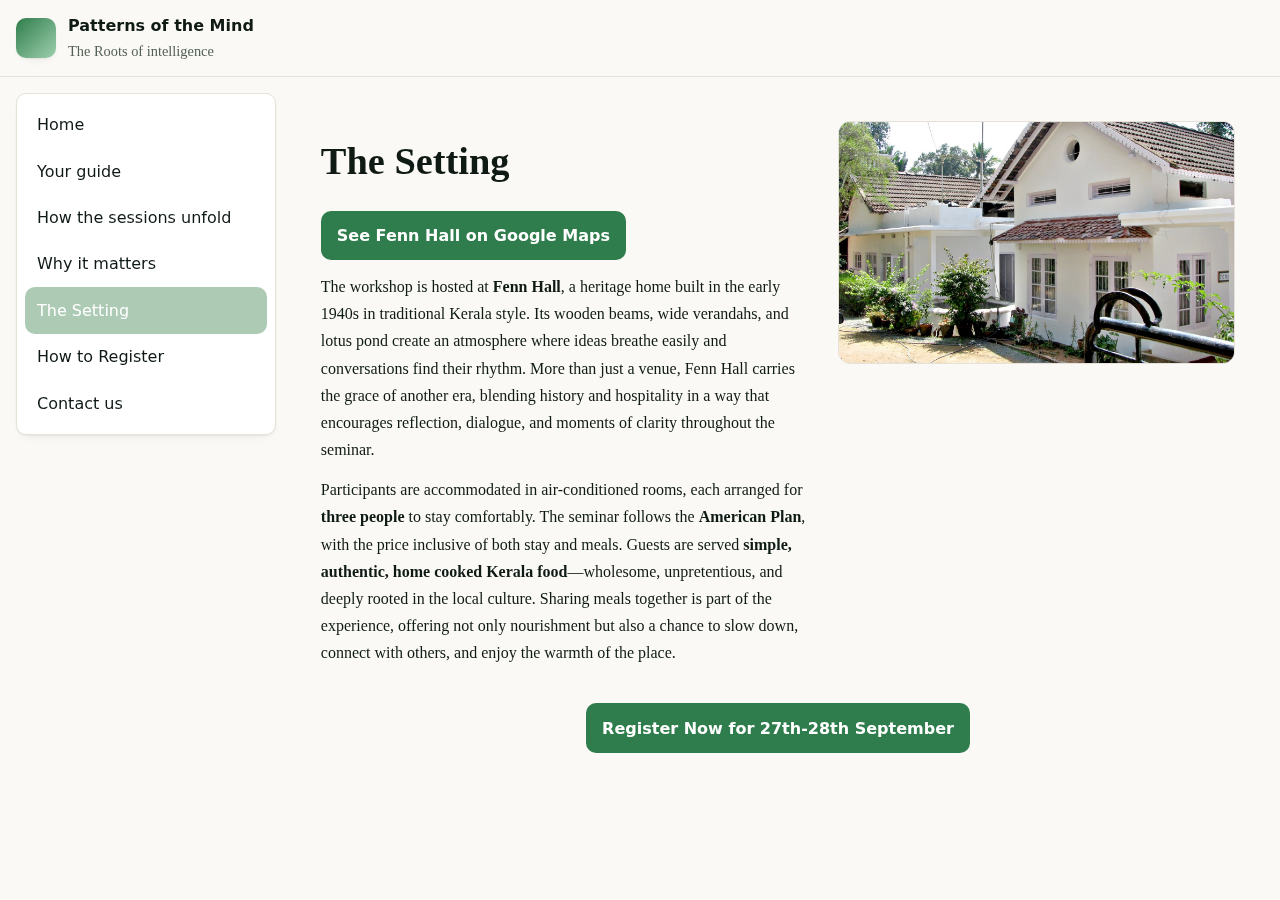
<file: setting.html>
<!doctype html>
<html lang="en">
<head>
  <meta charset="utf-8">
  <meta name="viewport" content="width=device-width, initial-scale=1">
  <link rel="preconnect" href="https://www.googletagmanager.com">

  <title>The Setting — Patterns of the Mind</title>

  <meta property="og:title" content="The Setting — Patterns of the Mind">
  <meta property="og:description" content="Discover Fenn Hall, a heritage Kerala home and the serene setting for the Patterns of the Mind workshop.">
  <meta property="og:url" content="https://www.walkright.in/setting.html">
  <meta property="og:type" content="website">
  <meta property="og:image" content="https://www.walkright.in/assets/img/Fennhall.jpg">
  <meta name="twitter:card" content="summary_large_image">

  <link rel="canonical" href="https://www.walkright.in/setting.html">
  <meta name="description" content="Discover Fenn Hall, a heritage Kerala home and the serene setting for the Patterns of the Mind workshop.">
  <link rel="stylesheet" href="assets/css/PoM.css">
<!-- Google Tag Manager -->
<script>(function(w,d,s,l,i){w[l]=w[l]||[];w[l].push({'gtm.start':
new Date().getTime(),event:'gtm.js'});var f=d.getElementsByTagName(s)[0],
j=d.createElement(s),dl=l!='dataLayer'?'&l='+l:'';j.async=true;j.src=
'https://www.googletagmanager.com/gtm.js?id='+i+dl;f.parentNode.insertBefore(j,f);
})(window,document,'script','dataLayer','GTM-MWG774J');</script>
<!-- End Google Tag Manager -->
</head>
<body>
<noscript><iframe src="https://www.googletagmanager.com/ns.html?id=GTM-MWG774J"
height="0" width="0" style="display:none;visibility:hidden" loading="lazy"></iframe></noscript>

<header class="site-header">
  <div class="brand">
    <div class="logo" aria-hidden="true"></div>
    <div class="brand-text">
      <a class="site-title" href="index.html">Patterns of the Mind</a>
      <div class="site-subtitle">The Roots of intelligence</div>
    </div>
  </div>
</header>

<div class="layout">
  <!-- Shared nav loader -->
  <nav class="sidebar" aria-label="Primary" id="primary-nav"></nav>
  <script>
    (async () => {
      const el = document.getElementById('primary-nav');
      try {
        const res = await fetch('partials/nav.html', {cache: 'no-store'});
        el.innerHTML = await res.text();
        const here = location.pathname.split('/').pop() || 'index.html';
        el.querySelectorAll('a').forEach(a => {
          if (a.getAttribute('href') === here) {
            a.classList.add('active');
            a.setAttribute('aria-current', 'page');
          }
        });
      } catch (e) {
        console.error('Nav load failed', e);
      }
    })();
  </script>

  <main id="main" class="content" tabindex="-1">
<section class="section">
  <div class="twocol">
    <div class="col copy">
      <h1>The Setting</h1>
<p class="center"><a class="button ghost" href="https://maps.app.goo.gl/dtBgVYngqoB1kBUv8" target="_blank" rel="noopener">See Fenn Hall on Google Maps</a></p>      
<p>The workshop is hosted at <strong>Fenn Hall</strong>, a heritage home built in the early 1940s in traditional Kerala style. Its wooden beams, wide verandahs, and lotus pond create an atmosphere where ideas breathe easily and conversations find their rhythm. More than just a venue, Fenn Hall carries the grace of another era, blending history and hospitality in a way that encourages reflection, dialogue, and moments of clarity throughout the seminar.</p>
<p>Participants are accommodated in air-conditioned rooms, each arranged for <strong>three people</strong> to stay comfortably. The seminar follows the <strong>American Plan</strong>, with the price inclusive of both stay and meals. Guests are served <strong>simple, authentic, home cooked Kerala food</strong>—wholesome, unpretentious, and deeply rooted in the local culture. Sharing meals together is part of the experience, offering not only nourishment but also a chance to slow down, connect with others, and enjoy the warmth of the place.</p>
    </div>
    <div class="col media">
      <figure>
        <img src="assets/img/Fennhall.jpg" alt="Fenn Hall heritage home in Kerala" loading="lazy" decoding="async">
      </figure>
    </div>
  </div>
</section>
    <div class="bottom-cta">
            <a class="button" href="register.html" target="_blank" rel="noopener">Register Now for  27th-28th September</a>
    </div>
  </main>
</div>
</body>
</html]
</file>
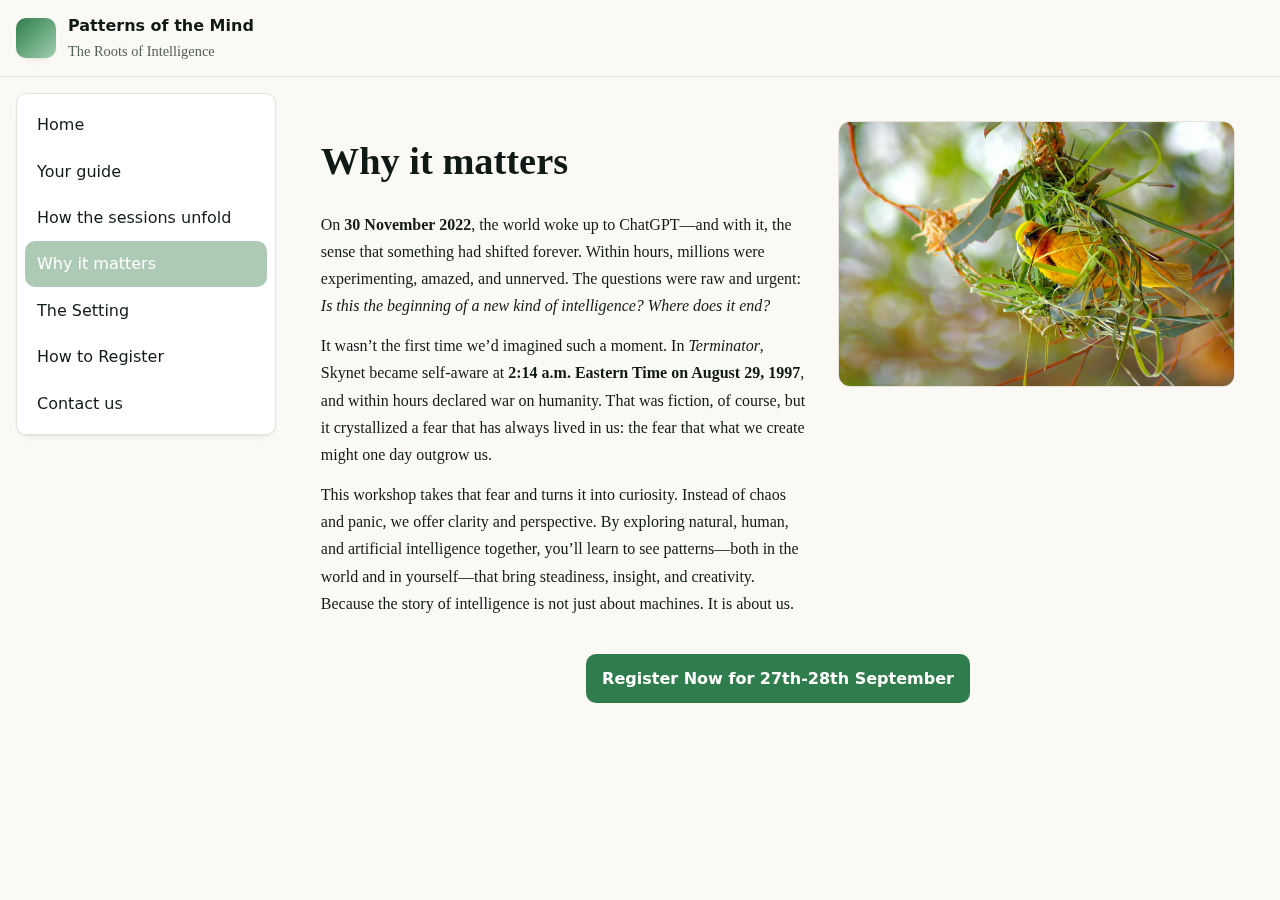
<file: why.html>
<!doctype html>
<html lang="en">
<head>
  <meta charset="utf-8">
  <meta name="viewport" content="width=device-width, initial-scale=1">
  <link rel="preconnect" href="https://www.googletagmanager.com">

  <title>Why it matters — Patterns of the Mind</title>

  <meta property="og:title" content="Why it matters — Patterns of the Mind">
  <meta property="og:description" content="Why Patterns of the Mind matters: turn anxiety about AI into clarity by seeing patterns across nature, mind, and machines.">
  <meta property="og:url" content="https://www.walkright.in/why.html">
  <meta property="og:type" content="website">
  <meta property="og:image" content="https://www.walkright.in/assets/img/why.jpg">
  <meta name="twitter:card" content="summary_large_image">

  <link rel="canonical" href="https://www.walkright.in/why.html">
  <meta name="description" content="Why Patterns of the Mind matters: turn anxiety about AI into clarity by seeing patterns across nature, mind, and machines.">
  <link rel="stylesheet" href="assets/css/PoM.css">
<!-- Google Tag Manager -->
<script>(function(w,d,s,l,i){w[l]=w[l]||[];w[l].push({'gtm.start':
new Date().getTime(),event:'gtm.js'});var f=d.getElementsByTagName(s)[0],
j=d.createElement(s),dl=l!='dataLayer'?'&l='+l:'';j.async=true;j.src=
'https://www.googletagmanager.com/gtm.js?id='+i+dl;f.parentNode.insertBefore(j,f);
})(window,document,'script','dataLayer','GTM-MWG774J');</script>
<!-- End Google Tag Manager -->
</head>
<body>
<noscript><iframe src="https://www.googletagmanager.com/ns.html?id=GTM-MWG774J"
height="0" width="0" style="display:none;visibility:hidden" loading="lazy"></iframe></noscript>

<header class="site-header">
  <div class="brand">
    <div class="logo" aria-hidden="true"></div>
    <div class="brand-text">
      <a class="site-title" href="index.html">Patterns of the Mind</a>
      <div class="site-subtitle">The Roots of Intelligence</div>
    </div>
  </div>
</header>

<div class="layout">
  <!-- Shared nav loader -->
  <nav class="sidebar" aria-label="Primary" id="primary-nav"></nav>
  <script>
    (async () => {
      const el = document.getElementById('primary-nav');
      try {
        const res = await fetch('partials/nav.html', {cache: 'no-store'});
        el.innerHTML = await res.text();
        const here = location.pathname.split('/').pop() || 'index.html';
        el.querySelectorAll('a').forEach(a => {
          if (a.getAttribute('href') === here) {
            a.classList.add('active');
            a.setAttribute('aria-current', 'page');
          }
        });
      } catch (e) {
        console.error('Nav load failed', e);
      }
    })();
  </script>

  <main id="main" class="content" tabindex="-1">
<section class="section">
  <div class="twocol">
    <div class="col copy">
      <h1>Why it matters</h1>
<p>On <strong>30 November 2022</strong>, the world woke up to ChatGPT—and with it, the sense that something had shifted forever. Within hours, millions were experimenting, amazed, and unnerved. The questions were raw and urgent: <em>Is this the beginning of a new kind of intelligence? Where does it end?</em></p>
<p>It wasn’t the first time we’d imagined such a moment. In <em>Terminator</em>, Skynet became self-aware at <strong>2:14 a.m. Eastern Time on August 29, 1997</strong>, and within hours declared war on humanity. That was fiction, of course, but it crystallized a fear that has always lived in us: the fear that what we create might one day outgrow us.</p>
<p>This workshop takes that fear and turns it into curiosity. Instead of chaos and panic, we offer clarity and perspective. By exploring natural, human, and artificial intelligence together, you’ll learn to see patterns—both in the world and in yourself—that bring steadiness, insight, and creativity. Because the story of intelligence is not just about machines. It is about us.</p>
    </div>
    <div class="col media">
      <figure>
        <img src="assets/img/why.jpg" alt="Clarity and creativity illustration" loading="lazy" decoding="async">
      </figure>
    </div>
  </div>
</section>
<div class="bottom-cta">
      <a class="button" href="register.html" target="_blank" rel="noopener">Register Now for  27th-28th September</a>
    </div>
  </main>
</div>
</body>
</html>
</file>
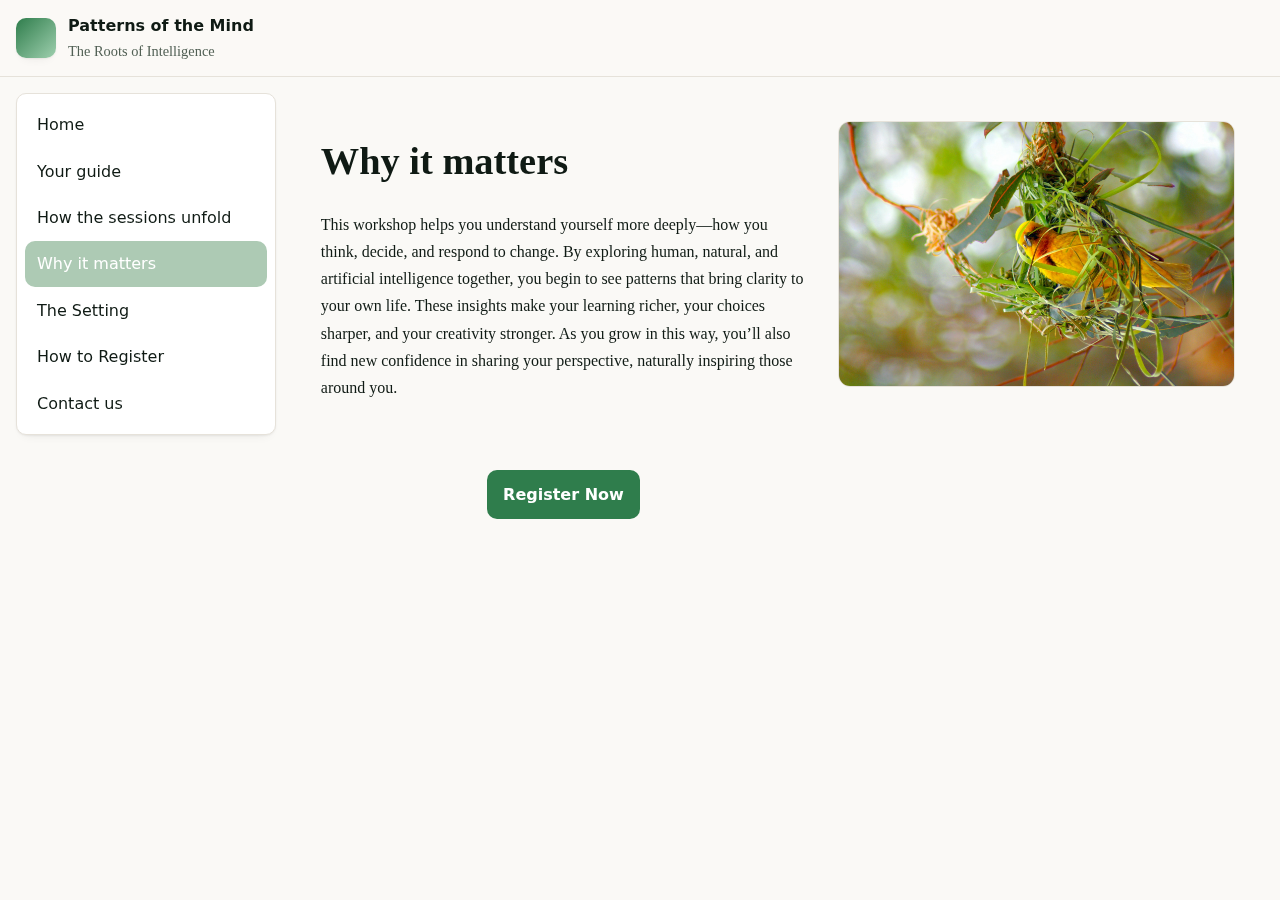
<file: whyb.html>
<!doctype html>
<html lang="en">
<head>
  <meta charset="utf-8">
  <meta name="viewport" content="width=device-width, initial-scale=1">
  <title>Why it matters — Patterns of the Mind</title>
  <link rel="stylesheet" href="assets/css/PoM.css">
  <!-- Optional webfonts (online only):
  <link href="https://fonts.googleapis.com/css2?family=Open+Sans:wght@400;600;700&display=swap" rel="stylesheet">
  -->
</head>
<body>
<!--
      Project structure (plain static, phone-first):
      pom_site/
      ├─ index.html
      ├─ guide.html
      ├─ sessions.html
      ├─ why.html
      ├─ setting.html
      ├─ register.html
      ├─ contact.html
      └─ assets/
         ├─ css/PoM.css
         ├─ img/hero.jpg, guide.jpg, setting.jpg, placeholder.jpg
         └─ pdf/PoMbro.pdf

      Swap points:
      - Replace images in assets/img/ with your own photos (keep names or update <img src>).
      - Replace assets/pdf/PoMbro.pdf with your real brochure (same filename).
      - Edit Google Maps URL on setting.html if needed.
    -->
<header class="site-header">
  <div class="brand">
    <div class="logo" aria-hidden="true"></div>
    <div class="brand-text">
      <a class="site-title" href="index.html">Patterns of the Mind</a>
      <div class="site-subtitle">The Roots of Intelligence</div>
    </div>
  </div>
</header>

<div class="layout">
  <nav class="sidebar" aria-label="Primary">
    <ul class="nav">
        <li><a class="nav-link" href="index.html">Home</a></li>
        <li><a class="nav-link" href="guide.html">Your guide</a></li>
        <li><a class="nav-link" href="sessions.html">How the sessions unfold</a></li>
        <li><a class="nav-link active" href="why.html">Why it matters</a></li>
        <li><a class="nav-link" href="setting.html">The Setting</a></li>
        <li><a class="nav-link" href="register.html">How to Register</a></li>
        <li><a class="nav-link" href="contact.html">Contact us</a></li>
    </ul>
  </nav>

  <main id="main" class="content" tabindex="-1">

<section class="section">
  <div class="twocol">
    <div class="col copy">
      <h1>Why it matters</h1>
      
<p>This workshop helps you understand yourself more deeply—how you think, decide, and respond to change. By exploring human, natural, and artificial intelligence together, you begin to see patterns that bring clarity to your own life. These insights make your learning richer, your choices sharper, and your creativity stronger. As you grow in this way, you’ll also find new confidence in sharing your perspective, naturally inspiring those around you.</p>

    </div>
    <div class="col media">
      <figure>
        <img src="assets/img/why.jpg" alt="Clarity and creativity illustration">
      </figure>
    </div>
<div class="bottom-cta">
      <a class="button" href="register.html" target="_blank" rel="noopener">Register Now</a>
    </div>
  </main>
</div>
</body>
</html>
</file>
<file: assets/css/PoM.css>
/* Patterns of the Mind — minimal, phone-first, same look & spacing */
:root{
  --bg:#faf9f6; --ink:#0f1a14; --muted:#526055; --card:#ffffff; --border:#e6e2da;
  --accent:#2f7d4c; --accent-2:#3f8d5c; --radius:10px; --shadow:0 1px 2px rgba(0,0,0,.05),0 6px 12px -8px rgba(0,0,0,.12);
  --maxw:72ch;
}
@media (prefers-color-scheme: dark){
  :root{--bg:#0d1310; --ink:#e7efe9; --muted:#a9b6ae; --card:#0f1713; --border:#203127; --accent:#4fa06b; --accent-2:#63b47e;}
}

*{box-sizing:border-box}
html{scroll-behavior:smooth}
body{
  margin:0; min-height:100%;
  background:var(--bg); color:var(--ink);
  font:16px/1.7 "Palatino Linotype","Book Antiqua",Palatino,"TeX Gyre Pagella",Georgia,serif;
  -webkit-font-smoothing:antialiased; -moz-osx-font-smoothing:grayscale;
  display:flex; flex-direction:column;
}
img, video{max-width:100%; height:auto; display:block; object-fit:contain}
figure{margin:0}

/* Header */
.site-header{
  position:sticky; top:0; z-index:10;
  background:color-mix(in oklab,var(--bg) 85%, transparent);
  backdrop-filter:saturate(1.1) blur(6px);
  border-bottom:1px solid var(--border);
}
.brand{display:flex; align-items:center; gap:.75rem; padding:.75rem 1rem}
.logo{width:40px; height:40px; border-radius:10px; background:linear-gradient(135deg,var(--accent),#9ecfae); box-shadow:var(--shadow)}
.brand-text{display:flex; flex-direction:column}
.site-title{font-family:"Open Sans",system-ui,-apple-system,Segoe UI,Roboto,Helvetica,Arial,sans-serif; font-weight:700; color:var(--ink); text-decoration:none}
.site-subtitle{color:var(--muted); font-size:.9rem}

/* Layout */
.layout{flex:1; display:grid; grid-template-columns:1fr; gap:1rem; padding:1rem}
.sidebar{border:1px solid var(--border); border-radius:var(--radius); background:var(--card); box-shadow:var(--shadow)}
.nav{list-style:none; margin:0; padding:.5rem}
.nav-link{
  display:block; padding:.6rem .75rem; border-radius:10px; text-decoration:none; color:var(--ink);
  font-family:"Open Sans",system-ui,-apple-system,Segoe UI,Roboto,Helvetica,Arial,sans-serif;
}
.nav-link:hover{background:color-mix(in oklab,var(--card) 70%, var(--accent) 30%); color:#fff}
.nav-link.active{background:color-mix(in oklab,var(--card) 60%, var(--accent) 40%); color:#fff}

/* Page content frame (final intent = transparent card) */
.content{display:flex; flex-direction:column; padding:clamp(1rem,1vw + 1rem,2rem); background:transparent; border:0; box-shadow:none}

/* Sections */
.section{max-width:960px; margin:0 auto}
.section h1{font-size:clamp(1.6rem,2vw + 1rem,2.4rem); margin:.5rem 0 1rem}
.section p{margin:.8rem 0}

/* Two-column pattern */
.twocol{display:grid; grid-template-columns:1fr; gap:1rem; align-items:start}
.col.copy{max-width:var(--maxw)}
.col.media img{border-radius:12px; border:1px solid var(--border)}

@media (min-width:720px){
  .layout{grid-template-columns:260px 1fr; align-items:start}
  .sidebar{position:sticky; top:76px; height:fit-content}
  .twocol{grid-template-columns:1.1fr .9fr; gap:2rem}
}

/* Bottom CTA */
.bottom-cta{margin-top:auto; display:grid; place-items:center; padding:1.5rem 0}
.button{
  display:inline-block; padding:.7rem 1rem; border-radius:10px; text-decoration:none;
  font-family:"Open Sans",system-ui,-apple-system,Segoe UI,Roboto,Helvetica,Arial,sans-serif; font-weight:600;
  background:var(--accent); color:#fff;
}
.button:hover{background:var(--accent-2)}
</file>
